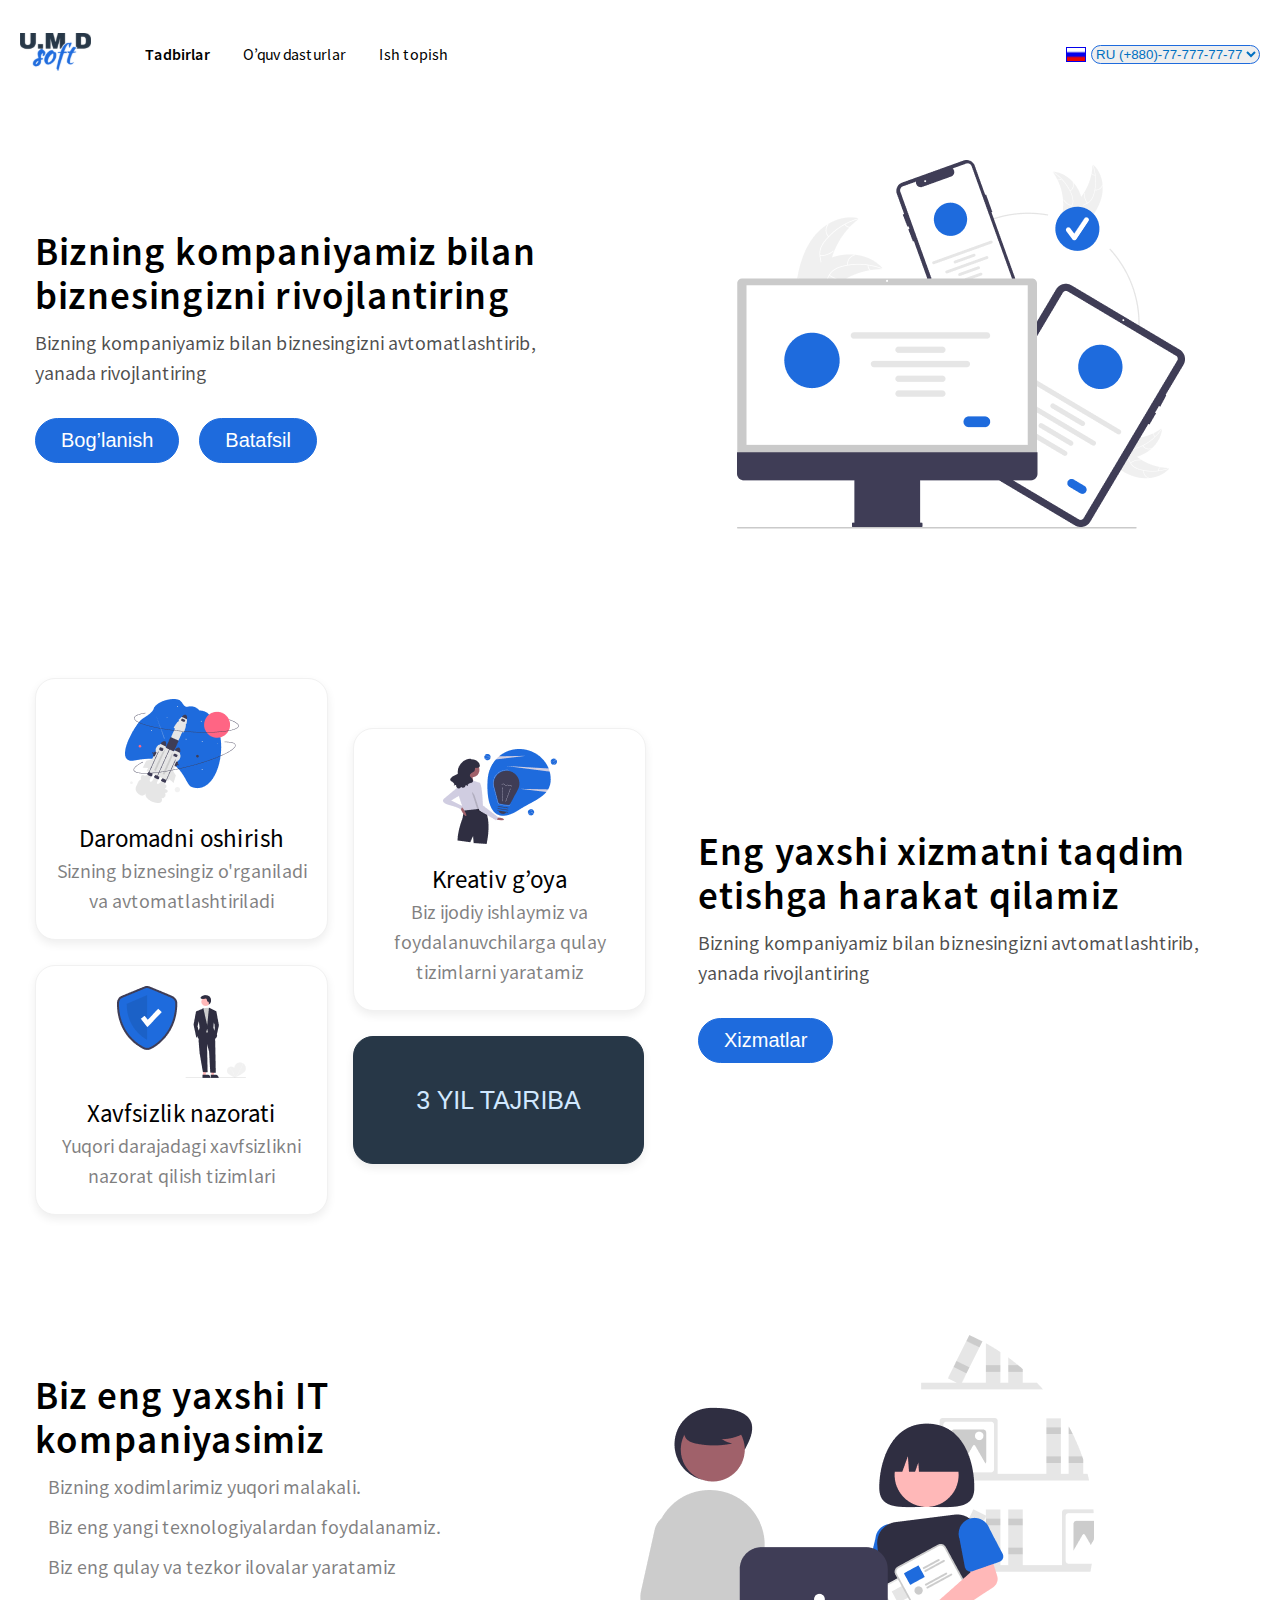
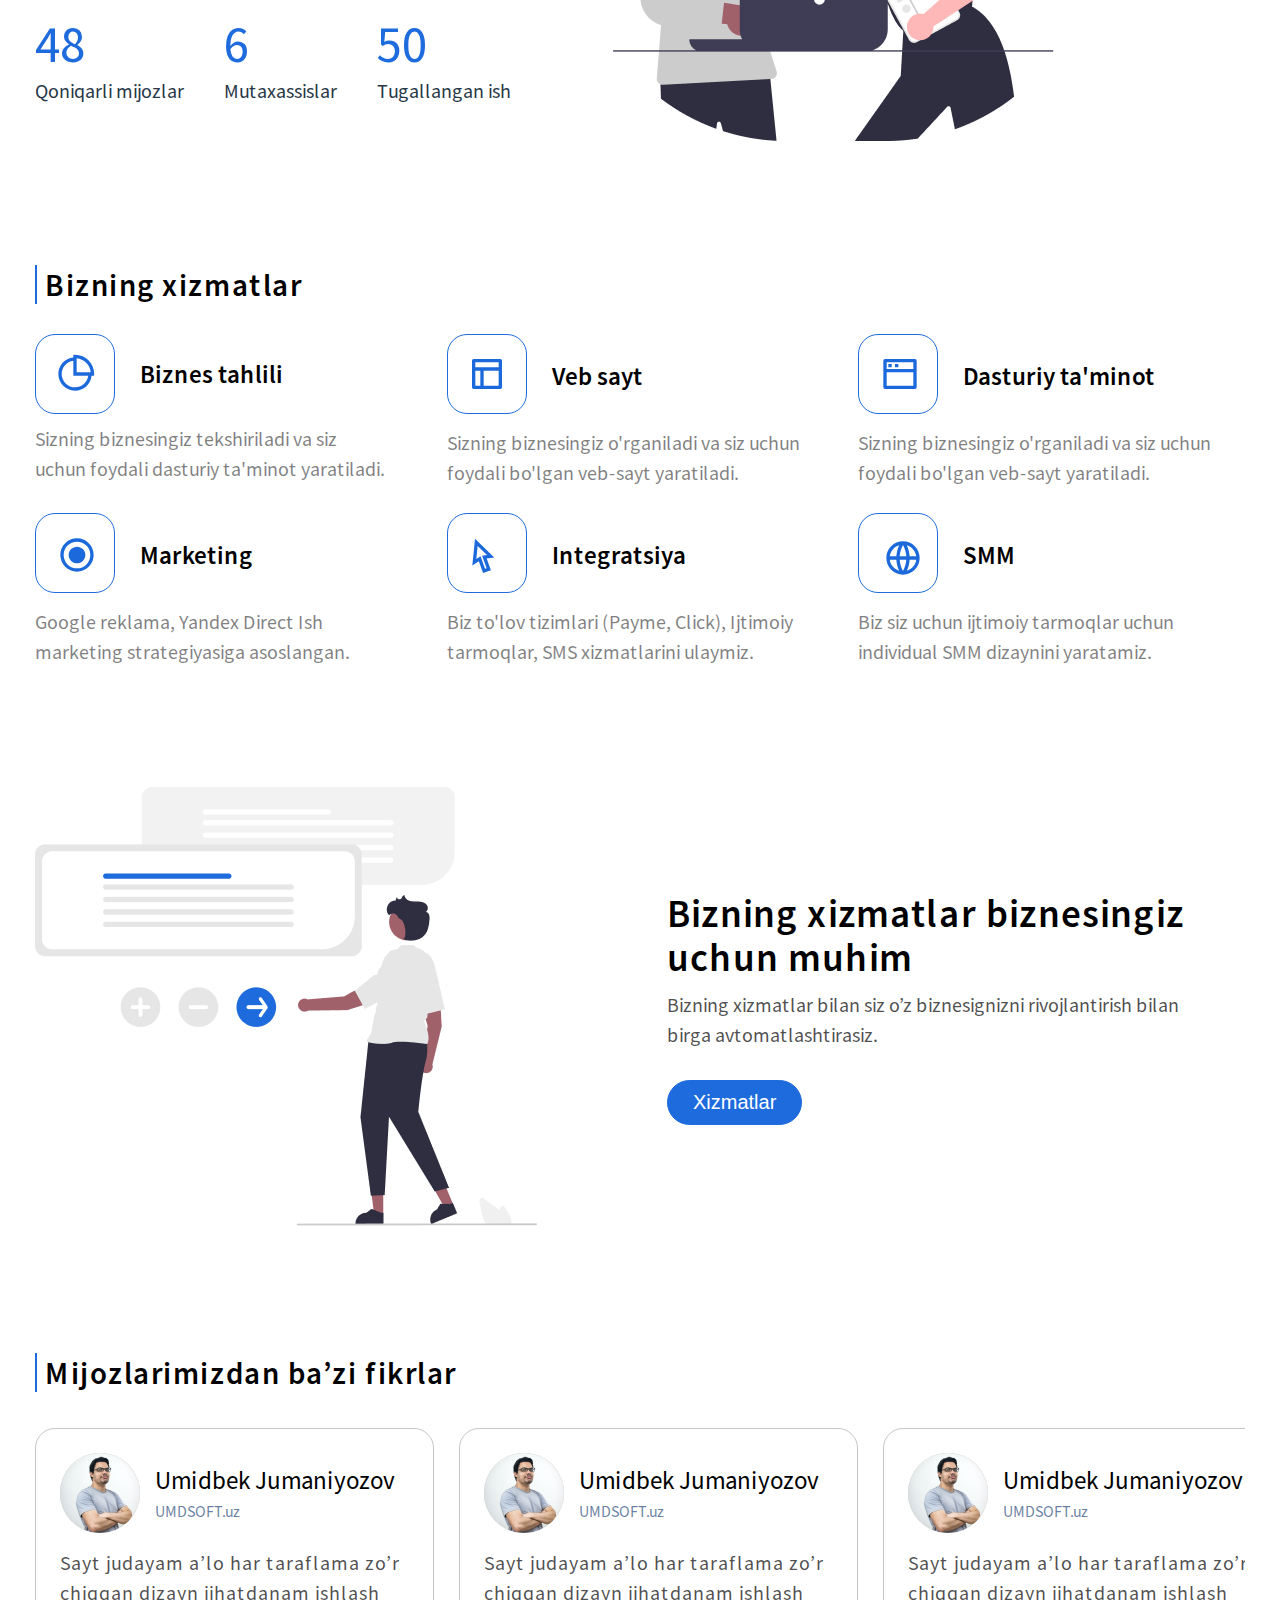
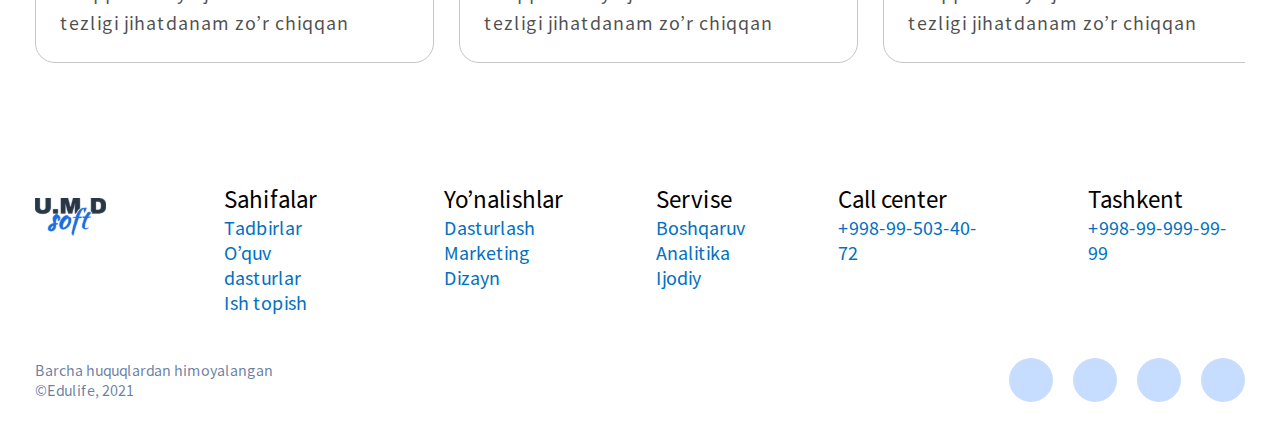
<file: index.html>
<!DOCTYPE html>
<html lang="en">
<head>
    <meta charset="UTF-8">
    <meta http-equiv="X-UA-Compatible" content="IE=edge">
    <meta name="viewport" content="width=device-width, initial-scale=1.0">
    <link rel="stylesheet" href="https://cdnjs.cloudflare.com/ajax/libs/font-awesome/6.2.0/css/all.min.css" integrity="sha512-xh6O/CkQoPOWDdYTDqeRdPCVd1SpvCA9XXcUnZS2FmJNp1coAFzvtCN9BmamE+4aHK8yyUHUSCcJHgXloTyT2A==" crossorigin="anonymous" referrerpolicy="no-referrer" />
    <link rel="stylesheet" href="css/style.css">
    <title>Document</title>
</head>
<body>
    <header id="header">
        <nav class="header__nav nav">
            <div class="container nav__container">
                <div class="header__nav-left nav__left">
                    <a href="#!" class="header__nav-logo nav__logo"><img src="image/logo.svg" alt=""></a>
                    <ul class="header__nav-list nav__list">
                        <li class="header__nav-item nav__item">
                            <a href="#!" class="header__nav-link nav__link">Tadbirlar</a>
                            <a href="pages/about.html" class="header__nav-links nav__links">O’quv dasturlar</a>
                            <a href="#!" class="header__nav-links nav__links">Ish topish</a>
                        </li>
                    </ul>
                </div>
                <a href="#!" class="header__nav-right nav__right">
                    <form action="" class="nav__right-item">
                        <img src="image/Russion.svg" alt="">
                        <select name="" id="">
                            <option value=""> 
                                <span class="nav__right-ru">
                                RU 
                                <span class="nav__right-nober">(+880)-77-777-77-77</span>
                            </span> 
                            </option>
                            <option value=""> <span class="nav__right-ru">
                                UZB <span class="nav__right-nober">+998-99-503-40-72</span></span> 
                            </option>
                        </select>
                    </form>
                </a>
            </div>
        </nav>
        <div class="header__content content">
            <div class="container header__container">
                <div class="header__content-left left__right">
                    <p class="header__content-txt txt">Bizning kompaniyamiz bilan biznesingizni rivojlantiring</p>
                    <p class="header__content-text text">
                        Bizning kompaniyamiz bilan biznesingizni avtomatlashtirib, yanada rivojlantiring
                    </p>
                    <div class="header__content-btns">
                        <button class="header__content-btn btn">Bog’lanish</button>
                        <button class="header__content-btn btn">Batafsil</button>
                    </div>
                </div>
                <div class="header__content-right">
                    <img src="image/tegnology.png" alt="">
                </div>
            </div>
        </div>
    </header>
    <main>
        <section id="info">
            <div class="container info__container">
                <div class="info__left-cards">
                    <div class="info__left-cosmo">
                        <div class="info__left-card one">
                            <img src="image/cosmo.png" alt="">
                            <p class="info__left-title title">Daromadni oshirish</p>
                            <p class="info__left-txt card__txt">Sizning biznesingiz o'rganiladi va avtomatlashtiriladi</p>
                        </div>
                        <div class="info__left-card">
                            <img src="image/man.png" alt="">
                            <p class="info__left-title title">Xavfsizlik nazorati</p>
                            <p class="info__left-txt card__txt">Yuqori darajadagi xavfsizlikni nazorat qilish tizimlari</p>
                        </div>
                    </div>
                    <div class="info__left-lamp">
                    <div class="info__left-card three">
                        <img src="image/lamp.png" alt="">
                        <p class="info__left-title title">Kreativ g’oya</p>
                        <p class="info__left-txt card__txt">
                            Biz ijodiy ishlaymiz va foydalanuvchilarga qulay tizimlarni yaratamiz
                        </p>
                    </div>
                    <button class="info__left-btn">3 yil tajriba</button>
                    </div>
                </div>




                <div class="info__right">
                    <p class="info__right-txt txt">Eng yaxshi xizmatni taqdim etishga harakat qilamiz</p>
                    <p class="info__right-text text">
                        Bizning kompaniyamiz bilan biznesingizni avtomatlashtirib, yanada rivojlantiring
                    </p>
                    <button class="info__right-btn btn">Xizmatlar</button>
                </div>
            </div>
            <div class="it">
                <div class="container it__container">
                    <div class="it__left">
                        <p class="it__left-txt txt">Biz eng yaxshi IT kompaniyasimiz</p>
                        <p class="it__left-text card__txt">
                            <i class="fa-sharp fa-solid fa-check"></i> Bizning xodimlarimiz yuqori malakali.
                        </p>
                        <p class="it__left-text card__txt"> 
                            <i class="fa-sharp fa-solid fa-check"></i> Biz eng yangi texnologiyalardan foydalanamiz.
                        </p>
                        <p class="it__left-text card__txt"> 
                            <i class="fa-sharp fa-solid fa-check"></i> Biz eng qulay va tezkor ilovalar yaratamiz
                        </p>
                        <div class="it__left-comments">
                            <div class="it__left-comment">
                                <span class="left__thigh">48</span> <i class="fa-solid fa-plus thigh__icon"></i>
                                <p class="left__comment-txt card__txt">Qoniqarli mijozlar</p>
                            </div>
                            <div class="it__left-comment">
                                <span class="left__thigh">6</span> <i class="fa-solid fa-plus thigh__icon"></i>
                                <p class="left__comment-txt card__txt">Mutaxassislar</p>
                            </div>
                            <div class="it__left-comment">
                                <span class="left__thigh">50</span> <i class="fa-solid fa-plus thigh__icon"></i>
                                <p class="left__comment-txt card__txt">Tugallangan ish</p>
                            </div>
                        </div>
                    </div>
                    <div class="it__right">
                        <img src="image/workers.png" alt="">
                    </div>
                </div>
            </div>
            <div class="marketing">
                <div class="container">
                    <div class="marketing__content">
                        <div class="marketing__content-top top">
                            <p class="marketing__content-subtitle subtitle">Bizning xizmatlar</p>
                        </div>
                    </div>
                    <div class="marketing__bottom">
                        <div class="marketing__bottom-card">
                            <div class="marketing__bottom-info">
                                <img src="image/simple.svg" alt="">
                                <p class="marketing__subtitle">Biznes tahlili</p>
                            </div>
                            <p class="marketing__bottom-txt card__txt">
                                Sizning biznesingiz tekshiriladi va siz uchun foydali dasturiy ta'minot yaratiladi.
                            </p>
                        </div>
                        <div class="marketing__bottom-card">
                            <div class="marketing__bottom-info">
                                    <div class="marketing__bottom-image">
                                        <img src="image/border.svg" alt="">
                                        <img src="image/web site.svg" alt="" class="marketing__bottom-img">
                                    </div>
                                    <p class="marketing__subtitle">Veb sayt</p>
                            </div>
                            <p class="marketing__bottom-txt card__txt">
                                    Sizning biznesingiz o'rganiladi va siz uchun foydali bo'lgan veb-sayt yaratiladi.
                            </p>
                        </div>
                        <div class="marketing__bottom-card">
                            <div class="marketing__bottom-info">
                                <div class="marketing__bottom-image">
                                    <img src="image/border.svg" alt="">
                                    <img src="image/web.svg" alt="" class="marketing__bottom-img">
                                </div>
                                <p class="marketing__subtitle">Dasturiy ta'minot</p>
                            </div>
                            <p class="marketing__bottom-txt card__txt">
                                Sizning biznesingiz o'rganiladi va siz uchun foydali bo'lgan veb-sayt yaratiladi.
                            </p>
                        </div>
                        <div class="marketing__bottom-card">
                            <div class="marketing__bottom-info">
                                <div class="marketing__bottom-image">
                                    <img src="image/border.svg" alt="">
                                    <img src="image/marketing.svg" alt="" class="marketing__bottom-img">
                                </div>
                                <p class="marketing__subtitle">Marketing</p>
                            </div>
                            <p class="marketing__bottom-txt card__txt">
                                Google reklama, Yandex Direct Ish  marketing strategiyasiga asoslangan.
                            </p>
                        </div>
                        <div class="marketing__bottom-card">
                            <div class="marketing__bottom-info">
                                <div class="marketing__bottom-image">
                                    <img src="image/border.svg" alt="">
                                    <img src="image/integratsiya.svg" alt="" class="marketing__bottom-img">
                                </div>
                                <p class="marketing__subtitle">Integratsiya</p>
                            </div>
                            <p class="marketing__bottom-txt card__txt">
                                Biz to'lov tizimlari (Payme, Click), Ijtimoiy tarmoqlar, SMS xizmatlarini ulaymiz.
                            </p>
                        </div>
                        <div class="marketing__bottom-card">
                            <div class="marketing__bottom-info">
                                <div class="marketing__bottom-image">
                                    <img src="image/border.svg" alt="">
                                    <img src="image/smm.svg" alt="" class="marketing__bottom-img">
                                </div>
                                <p class="marketing__subtitle">SMM</p>
                            </div>
                            <p class="marketing__bottom-txt card__txt">
                                Biz siz uchun ijtimoiy tarmoqlar uchun individual SMM dizaynini yaratamiz.
                            </p>
                        </div>
                    </div>
                </div>
            </div>
            <div class="servise">
                <div class="container">
                    <div class="servise__content">
                        <div class="servise__content-left">
                            <img src="image/info.png" alt="">
                        </div>
                        <div class="servise__content-right">
                            <p class="servise__content-txt txt">Bizning xizmatlar biznesingiz uchun muhim</p>
                            <p class="servise__content-text text">
                                Bizning xizmatlar bilan siz o’z biznesignizni rivojlantirish bilan birga avtomatlashtirasiz.
                            </p>
                            <button class="servise__content-btn btn">Xizmatlar</button>
                        </div>
                    </div>
                </div>
            </div>
            <div class="umd">
                <div class="container">
                    <div class="umd__content">
                        <div class="umd__content-top top">
                            <p class="umd__content-subtitle subtitle">Mijozlarimizdan ba’zi fikrlar</p>
                            <div class="top__icon">
                                <i class="fa-solid fa-circle-chevron-left fa-4x top__icon-left"></i>
                                <i class="fa-solid fa-circle-chevron-right fa-4x top__icon-right"></i>
                            </div>
                        </div>
                        <div class="umd__content-cards">
                            <div class="umd__content-card">
                                <a href="#!" class="umd__content-comments">
                                    <img src="image/white man.svg" alt="">
                                    <div class="umd__comment">
                                        <p class="umd__content-title title">Umidbek Jumaniyozov</p>
                                        <p class="umd__content-cmt cmt">UMDSOFT.uz</p>
                                    </div>
                                </a>
                                <a href="#!" class="umd__content-comment">
                                    <p class="umd__content-text text">
                                        Sayt judayam a’lo har taraflama zo’r chiqqan dizayn jihatdanam ishlash tezligi jihatdanam zo’r chiqqan
                                    </p>
                                </a>
                            </div>
                            <div class="umd__content-card">
                                <a href="#!" class="umd__content-comments">
                                    <img src="image/white man.svg" alt="">
                                    <div class="umd__comment">
                                        <p class="umd__content-title title">Umidbek Jumaniyozov</p>
                                        <p class="umd__content-cmt cmt">UMDSOFT.uz</p>
                                    </div>
                                </a>
                                <a href="#!" class="umd__content-comment">
                                    <p class="umd__content-text text">
                                        Sayt judayam a’lo har taraflama zo’r chiqqan dizayn jihatdanam ishlash tezligi jihatdanam zo’r chiqqan
                                    </p>
                                </a>
                            </div>
                            <div class="umd__content-card">
                                <a href="#!" class="umd__content-comments">
                                    <img src="image/white man.svg" alt="">
                                    <div class="umd__comment">
                                        <p class="umd__content-title title">Umidbek Jumaniyozov</p>
                                        <p class="umd__content-cmt cmt">UMDSOFT.uz</p>
                                    </div>
                                </a>
                                <a href="#!" class="umd__content-comment">
                                    <p class="umd__content-text text">
                                        Sayt judayam a’lo har taraflama zo’r chiqqan dizayn jihatdanam ishlash tezligi jihatdanam zo’r chiqqan
                                    </p>
                                </a>
                            </div>
                            <div class="umd__content-card ">
                                <a href="#!" class="umd__content-comments">
                                    <img src="image/white man.svg" alt="">
                                    <div class="umd__comment">
                                        <p class="umd__content-title title">Farrux Bozorboyev</p>
                                        <p class="umd__content-cmt cmt">Edulife.uz</p>
                                    </div>
                                </a>
                                <a href="#!" class="umd__content-comment">
                                    <p class="umd__content-text text">
                                        Sayt judayam a’lo har taraflama zo’r chiqqan dizayn jihatdanam ishlash tezligi jihatdanam zo’r chiqqan
                                    </p>
                                </a>
                            </div>
                            <div class="umd__content-card">
                                <a href="#!" class="umd__content-comments">
                                    <img src="image/white man.svg" alt="">
                                    <div class="umd__comment">
                                        <p class="umd__content-title title">Farrux Bozorboyev</p>
                                        <p class="umd__content-cmt cmt">site.domen</p>
                                    </div>
                                </a>
                                <a href="#!" class="umd__content-comment">
                                    <p class="umd__content-text text">
                                        Sayt judayam a’lo har taraflama zo’r chiqqan dizayn jihatdanam ishlash tezligi jihatdanam zo’r chiqqan
                                    </p>
                                </a>
                            </div>
                        </div>
                    </div>
                </div>
            </div>
        </section>
    </main>
    <footer id="footer">
        <div class="container">
            <div class="footer__content footer">
                <img src="image/logo.svg" alt="" class="footer__content-logo footer__logo">
                <div class="footer__content-servise footer__servis">
                    <ul class="footer__content-list footer__list">
                        <li class="footer__content-item footer__item">
                            <a href="#!" class="footer__content-link footer__link">Sahifalar</a>
                        </li>
                        <li class="footer__content-item footer__item">
                            <a href="#!" class="footer__content-links footer__links">Tadbirlar</a>
                        </li>
                        <li class="footer__content-item footer__item">
                            <a href="#!" class="footer__content-links footer__links">O’quv dasturlar</a>
                        </li>
                        <li class="footer__content-item footer__item">
                            <a href="#!" class="footer__content-links footer__links">Ish topish</a>
                        </li>
                    </ul>
                    <ul class="footer__content-list footer__list">
                        <li class="footer__content-item footer__item">
                            <a href="#!" class="footer__content-link footer__link">Yo’nalishlar</a>
                        </li>
                        <li class="footer__content-item footer__item">
                            <a href="#!" class="footer__content-links footer__links">Dasturlash</a>
                        </li>
                        <li class="footer__content-item footer__item">
                            <a href="#!" class="footer__content-links footer__links">Marketing</a>
                        </li>
                        <li class="footer__content-item footer__item">
                            <a href="#!" class="footer__content-links footer__links">Dizayn</a>
                        </li>
                    </ul>
                    <ul class="footer__content-list footer__list">
                        <li class="footer__content-item footer__item">
                            <a href="#!" class="footer__content-link footer__link">Servise</a>
                        </li>
                        <li class="footer__content-item footer__item">
                            <a href="#!" class="footer__content-links footer__links">Boshqaruv</a>
                        </li>
                        <li class="footer__content-item footer__item">
                            <a href="#!" class="footer__content-links footer__links">Analitika</a>
                        </li>
                        <li class="footer__content-item footer__item">
                            <a href="#!" class="footer__content-links footer__links">Ijodiy</a>
                        </li>
                    </ul>
                    <ul class="footer__content-list footer__list">
                        <li class="footer__content-item footer__item">
                            <a href="#!" class="footer__content-link footer__link">Call center</a>
                        </li>
                        <li class="footer__content-item footer__item">
                            <a href="#!" class="footer__content-links footer__links">+998-99-503-40-72</a>
                        </li>
                    </ul>
                    <ul class="footer__content-list footer__list">
                        <li class="footer__content-item footer__item">
                            <a href="#!" class="footer__content-link footer__link">Tashkent</a>
                        </li>
                        <li class="footer__content-item footer__item">
                            <a href="#!" class="footer__content-links footer__links">+998-99-999-99-99</a>
                        </li>
                    </ul>
                </div>
            </div>
            <div class="footer__nav">
                <a href="#!" class="footer__nav-left">
                    <p class="footer__nav-cmt cmt">Barcha huquqlardan himoyalangan</p>
                    <p class="footer__nav-cmt cmt">&copy;Edulife, 2021</p>
                </a>
                <div class="footer__nav-right">
                    <i class="fa-brands fa-instagram "></i>
                    <i class="fa-brands fa-facebook"></i>
                    <i class="fa-brands fa-telegram"></i>
                    <i class="fa-brands fa-youtube"></i>
                </div>
            </div>
        </div>
    </footer>
</body>
</html>
</file>
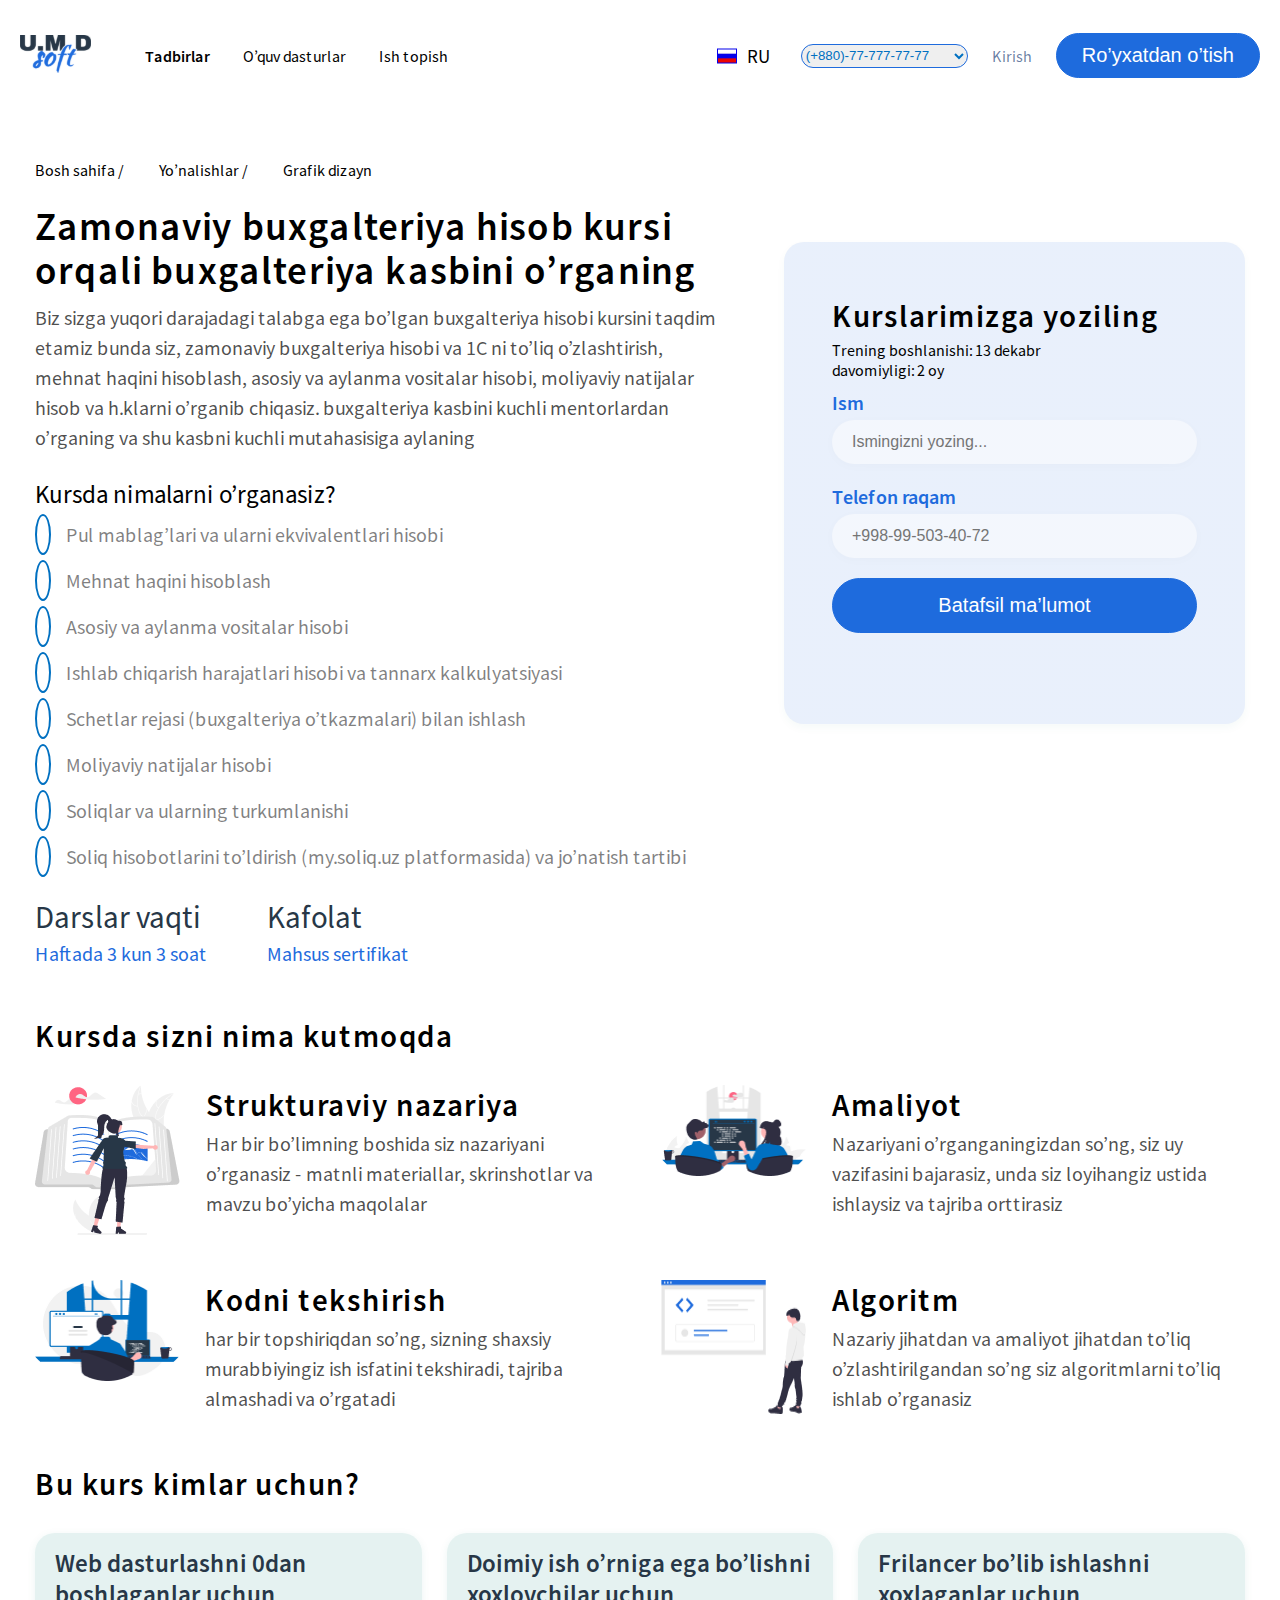
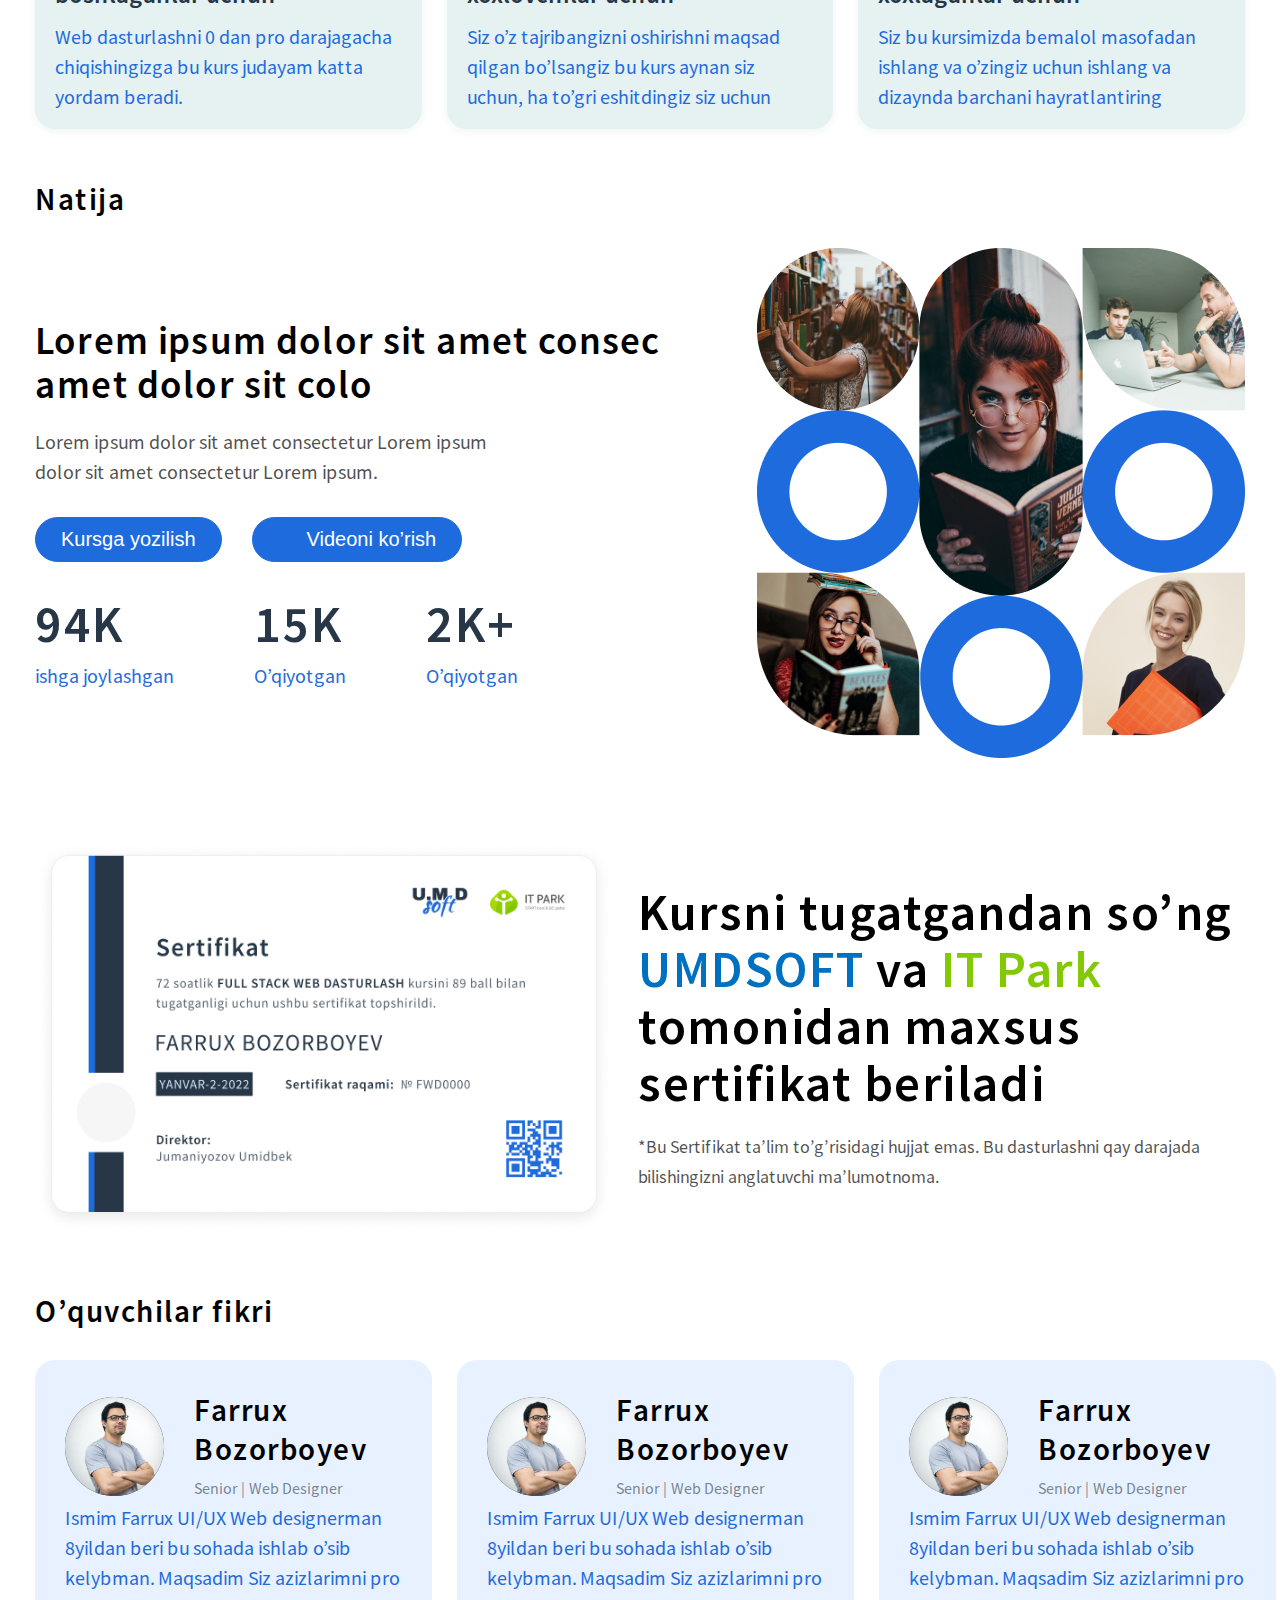
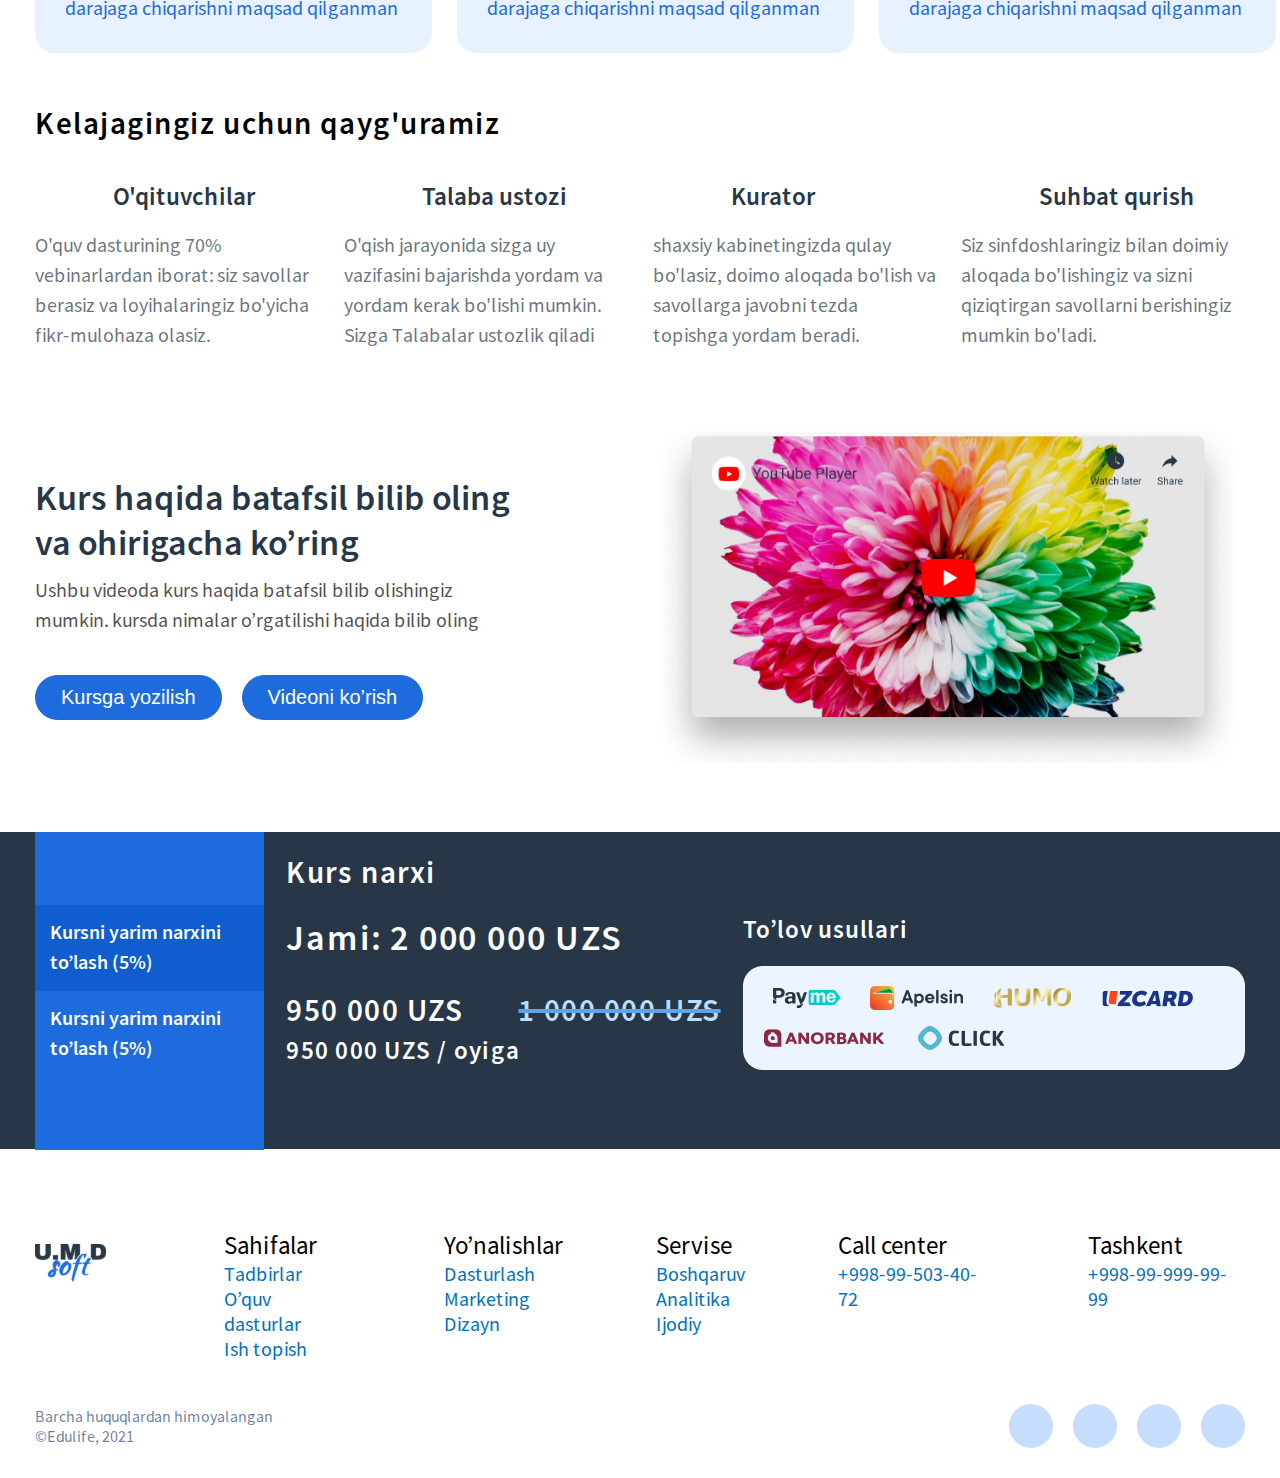
<file: pages/about.html>
<!DOCTYPE html>
<html lang="en">
<head>
    <meta charset="UTF-8">
    <meta http-equiv="X-UA-Compatible" content="IE=edge">
    <meta name="viewport" content="width=device-width, initial-scale=1.0">
    <link rel="stylesheet" href="https://cdnjs.cloudflare.com/ajax/libs/font-awesome/6.2.0/css/all.min.css" integrity="sha512-xh6O/CkQoPOWDdYTDqeRdPCVd1SpvCA9XXcUnZS2FmJNp1coAFzvtCN9BmamE+4aHK8yyUHUSCcJHgXloTyT2A==" crossorigin="anonymous" referrerpolicy="no-referrer" />
    <link rel="stylesheet" href="../css/style.css">
    <title>Document</title>
</head>
<body>
    <header id="about__header">
        <nav class="about__nav nav">
            <div class="container nav__container">
                <div class="about__nav-left nav__left">
                    <a href="#!" class="header__nav-logo nav__logo"><img src="../image/logo.svg" alt=""></a>
                    <ul class="header__nav-list nav__list">
                        <li class="header__nav-item nav__item">
                            <a href="../index.html" class="header__nav-link nav__link">Tadbirlar</a>
                            <a href="#!" class="header__nav-links nav__links">O’quv dasturlar</a>
                            <a href="#!" class="header__nav-links nav__links">Ish topish</a>
                        </li>
                    </ul>
                </div>
                <div class="about__nav-right nav__right">
                    <form action="" class="nav__right-item">
                        <img src="../image/Russion.svg" alt="">
                        <span class="nav__right-ru">RU</span> 
                        <select name="" id="">
                            <option value=""> 
                                <span class="nav__right-nober">(+880)-77-777-77-77</span>
                            </option>
                            <option value=""> <span class="nav__right-ru">UZB</span> 
                             <span class="nav__right-nober">+998-99-503-40-72</span>
                            </option>
                        </select>
                    </form>
                    <a href="#!" id="regitradion" class="about__cmt cmt">Kirish</a>
                    <button class="about__btn btn">Ro’yxatdan o’tish</button>
                </div>
            </div>
        </nav>
        <div class="about__content content">
            <div class="container about__container">
                <div class="about__content-left about__left">
                    <ul class="about__content-list nav__list list">
                        <li class="about__content-item nav__item item">
                            <a href="#!" class="about__content-link nav__links">Bosh sahifa /</a>
                        </li>
                        <li class="about__content-item nav__item">
                            <a href="#!" class="about__content-link nav__links">Yo’nalishlar /</a>
                        </li>
                        <li class="about__content-item nav__item">
                            <a href="#!" class="about__content-link nav__links">Grafik dizayn</a>
                        </li>
                    </ul>
                    <div class="about__left-modern">
                        <p class="about__left-txt txt">
                            Zamonaviy buxgalteriya hisob kursi orqali buxgalteriya kasbini o’rganing
                        </p>
                        <p class="about__left-text text">
                            Biz sizga yuqori darajadagi talabga ega bo’lgan buxgalteriya hisobi kursini taqdim etamiz bunda siz, zamonaviy buxgalteriya hisobi va 1C ni to’liq o’zlashtirish, mehnat haqini hisoblash, asosiy va aylanma vositalar hisobi, moliyaviy natijalar hisob va h.klarni o’rganib chiqasiz. buxgalteriya kasbini kuchli mentorlardan o’rganing va shu kasbni kuchli mutahasisiga aylaning 
                        </p>
                        <div class="about__left-learn">
                            <p class="about__left-title title">Kursda nimalarni o’rganasiz?</p>
                            <p class="about__left-card card__txt"> 
                                <i class="fa-sharp fa-solid fa-check about__icon"></i> 
                                Pul mablag’lari va ularni ekvivalentlari hisobi
                            </p>
                            <p class="about__left-card card__txt"> 
                                <i class="fa-sharp fa-solid fa-check about__icon"></i> 
                                Mehnat haqini hisoblash
                            </p>
                            <p class="about__left-card card__txt"> 
                                <i class="fa-sharp fa-solid fa-check about__icon"></i> 
                                Asosiy va aylanma vositalar hisobi
                            </p>
                            <p class="about__left-card card__txt"> 
                                <i class="fa-sharp fa-solid fa-check about__icon"></i> 
                                Ishlab chiqarish harajatlari hisobi va tannarx kalkulyatsiyasi
                            </p>
                            <p class="about__left-card card__txt"> 
                                <i class="fa-sharp fa-solid fa-check about__icon"></i> 
                                Schetlar rejasi (buxgalteriya o’tkazmalari) bilan ishlash
                            </p>
                            <p class="about__left-card card__txt"> 
                                <i class="fa-sharp fa-solid fa-check about__icon"></i> 
                                Moliyaviy natijalar hisobi
                            </p>
                            <p class="about__left-card card__txt"> 
                                <i class="fa-sharp fa-solid fa-check about__icon"></i> 
                                Soliqlar va ularning turkumlanishi 
                            </p>
                            <p class="about__left-card card__txt"> 
                                <i class="fa-sharp fa-solid fa-check about__icon"></i> 
                                Soliq hisobotlarini to’ldirish (my.soliq.uz platformasida) va jo’natish tartibi
                            </p>
                        </div>
                        <div class="about__left-time">
                            <div class="about__time">
                                <p class="about__left-subtitle time__title">
                                    Darslar vaqti
                                </p>
                                <a href="#!" class="about__left-links time__links">Haftada 3 kun 3 soat </a>
                            </div>

                            <div class="about__time">
                                <p class="about__left-subtitle time__title">
                                    Kafolat
                                </p>
                                <a href="#!" class="about__left-links time__links">Mahsus sertifikat</a>
                            </div>

                        </div>
                    </div>
                </div>
                <div class="abut__content-right">
                    <div class="about__top">
                        <p class="about__top-subtitle subtitle">Kurslarimizga yoziling</p>
                        <div class="about__top-trening trening">
                            Trening boshlanishi: <span class="about__top-links nav__links">13 dekabr</span> 
                            davomiyligi: 2 oy  
                        </div>
                    </div>
                    <div class="about__bottom">
                        <form action="" class="about__bottom-items">
                            <p class="about__bottom-link">Ism</p>
                            <input type="search" placeholder="Ismingizni yozing..." class="about__bottom-inp">

                            <p class="about__bottom-link">Telefon raqam</p>
                            <input type="search" placeholder="+998-99-503-40-72" class="about__bottom-inp">
                            <button class="about__bottom-btn btn">Batafsil ma’lumot</button>
                        </form>
                    </div>
                </div>
            </div>
        </div>
    </header>
    <main>
        <section id="algoritm">
            <div class="container">
                <div class="algoritm__content">
                    <p class="algoritm__subtitle subtitle">Kursda sizni nima kutmoqda</p>
                    <div class="algoritm__comments">
                        <div class="algoritm__comment">
                            <img src="../image/strukturaviy.png" alt="">
                            <a href="#!" class="algoritm__comment-link">
                                <p class="algoritm__comment-subtitle subtitle">Strukturaviy nazariya</p>
                                <p class="algoritm__comment-text text">
                                    Har bir bo’limning boshida siz nazariyani o’rganasiz - matnli materiallar, skrinshotlar va mavzu bo’yicha maqolalar
                                </p>
                            </a>
                        </div>
                        <div class="algoritm__comment">
                            <img src="../image/amaliyot.png" alt="">
                            <a href="#!" class="algoritm__comment-link">
                                <p class="algoritm__comment-subtitle subtitle">Amaliyot</p>
                                <p class="algoritm__comment-text text">
                                    Nazariyani o’rganganingizdan so’ng, siz uy vazifasini bajarasiz, unda siz loyihangiz ustida ishlaysiz va tajriba orttirasiz
                                </p>
                            </a>
                        </div>
                        <div class="algoritm__comment">
                            <img src="../image/tekshirish.png" alt="">
                            <a href="#!" class="algoritm__comment-link">
                                <p class="algoritm__comment-subtitle subtitle">Kodni tekshirish</p>
                                <p class="algoritm__comment-text text">
                                    har bir topshiriqdan so’ng, sizning shaxsiy murabbiyingiz ish isfatini tekshiradi, tajriba almashadi va o’rgatadi
                                </p>
                            </a>
                        </div>
                        <div class="algoritm__comment">
                            <img src="../image/algoritm.png" alt="">
                            <a href="#!" class="algoritm__comment-link">
                                <p class="algoritm__comment-subtitle subtitle">Algoritm</p>
                                <p class="algoritm__comment-text text">
                                    Nazariy jihatdan va amaliyot jihatdan to’liq o’zlashtirilgandan so’ng siz algoritmlarni to’liq ishlab o’rganasiz
                                </p>
                            </a>
                        </div>
                    </div>
                </div>
                <div class="this">
                    <p class="this__subtitle subtitle">Bu kurs kimlar uchun?</p>
                    <div class="this__cards">
                        <div class="this__card">
                            <p class="this__card-title this__title">Web dasturlashni 0dan boshlaganlar uchun</p>
                            <p class="this__card-text this__text">
                                Web dasturlashni 0 dan pro darajagacha chiqishingizga bu kurs judayam katta yordam beradi.
                            </p>
                        </div>
                        <div class="this__card">
                            <p class="this__card-title this__title">
                                Doimiy ish o’rniga ega bo’lishni xoxlovchilar uchun
                            </p>
                            <p class="this__card-text this__text">
                                Siz o’z tajribangizni oshirishni maqsad qilgan bo’lsangiz bu kurs aynan siz uchun, ha to’gri eshitdingiz  siz uchun
                            </p>
                        </div>
                        <div class="this__card">
                            <p class="this__card-title this__title">Frilancer bo’lib ishlashni xoxlaganlar uchun</p>
                            <p class="this__card-text this__text">
                                Siz bu kursimizda bemalol masofadan ishlang va o’zingiz uchun ishlang va dizaynda barchani hayratlantiring
                            </p>
                        </div>
                    </div>
                </div>
                <p class="algoritm__subtitle subtitle">Natija</p>
                <div class="result">
                    <div class="result__left">
                        <p class="result__left-txt txt">Lorem ipsum dolor sit amet consec amet dolor sit colo</p>
                        <p class="result__left-text text">
                            Lorem ipsum dolor sit amet consectetur Lorem ipsum dolor sit amet consectetur Lorem ipsum.
                        </p>
                        <div class="result__left-btns">
                            <button class="result__left-btn btn">Kursga yozilish</button>
                            <button class="result__left-btn btn"> 
                                <i class="fa-solid fa-play"></i> Videoni ko’rish
                            </button>
                        </div>
                        <div class="result__left-comments">
                            <a href="#!" class="result__left-comment">
                                <p class="result__left-cmt">94K</p>
                                <p class="result__left-comt this__text">ishga joylashgan</p>
                            </a>
                            <a href="#!" class="result__left-comment">
                                <p class="result__left-cmt">15K</p>
                                <p class="result__left-comt this__text">O’qiyotgan</p>
                            </a>
                            <a href="#!" class="result__left-comment">
                                <p class="result__left-cmt">2K+</p>
                                <p class="result__left-comt this__text">O’qiyotgan</p>
                            </a>
                        </div>
                    </div>
                    <div class="result__right">
                        <img src="../image/result image.png" alt="">
                    </div>
                </div>
            </div>
        </section>
        <section id="itpark">
            <div class="container">
                <div class="itpark__content">
                    <div class="itpark__left">
                        <img src="../image/sertifikat.png" alt="">
                    </div>
                    <div class="itpark__right">
                        <p class="itpark__right-soft soft">
                            Kursni tugatgandan so’ng 
                            <span class="umdsoft">UMDSOFT</span>  
                            va 
                            <span class="IT__Park">IT Park</span> 
                            tomonidan maxsus sertifikat beriladi
                        </p>
                        <p class="itpark__right-text text">
                            *Bu Sertifikat ta’lim to’g’risidagi hujjat emas. Bu dasturlashni qay darajada bilishingizni anglatuvchi  ma’lumotnoma.
                        </p>
                    </div>
                </div>
            </div>
        </section>
        <section id="studets">
            <div class="container">
                <div class="studets__content">
                    <div class="students__content-top">
                        <p class="studets__top-subtitle subtitle">O’quvchilar fikri</p>
                        <div class="students__content-icon">
                            <i class="fa-solid fa-circle-chevron-left fa-4x top__icon-left"></i>
                            <i class="fa-solid fa-circle-chevron-right fa-4x top__icon-left"></i>
                        </div>
                    </div>
                    <div class="students__content-cards">
                        <div class="students__content-card">
                            <div class="students__content-comments">
                                <img src="../image/senior.svg" alt="">
                                <a href="#!" class="students__content-comment">
                                    <p class="students__comment-subtitle subtitle">Farrux Bozorboyev</p>
                                    <p class="students__comment-text text">Senior | Web Designer</p>
                                </a>
                            </div>
                            <p class="students__content-text this__text">
                                Ismim Farrux UI/UX Web designerman 8yildan beri bu sohada ishlab o’sib kelybman. Maqsadim Siz azizlarimni pro darajaga chiqarishni maqsad qilganman
                            </p>
                        </div>
                        <div class="students__content-card">
                            <div class="students__content-comments">
                                <img src="../image/senior.svg" alt="">
                                <a href="#!" class="students__content-comment">
                                    <p class="students__comment-subtitle subtitle">Farrux Bozorboyev</p>
                                    <p class="students__comment-text text">Senior | Web Designer</p>
                                </a>
                            </div>
                            <p class="students__content-text this__text">
                                Ismim Farrux UI/UX Web designerman 8yildan beri bu sohada ishlab o’sib kelybman. Maqsadim Siz azizlarimni pro darajaga chiqarishni maqsad qilganman
                            </p>
                        </div>
                        <div class="students__content-card">
                            <div class="students__content-comments">
                                <img src="../image/senior.svg" alt="">
                                <a href="#!" class="students__content-comment">
                                    <p class="students__comment-subtitle subtitle">Farrux Bozorboyev</p>
                                    <p class="students__comment-text text">Senior | Web Designer</p>
                                </a>
                            </div>
                            <p class="students__content-text this__text">
                                Ismim Farrux UI/UX Web designerman 8yildan beri bu sohada ishlab o’sib kelybman. Maqsadim Siz azizlarimni pro darajaga chiqarishni maqsad qilganman
                            </p>
                        </div>
                    </div>
                </div>
            </div>
        </section>
        <section id="future">
            <div class="container">
                <div class="future__content">
                    <div class="future__content-top">
                        <div class="future__top">
                            <p class="future__top-subtitle subtitle">Kelajagingiz uchun qayg'uramiz</p>
                            <div class="students__content-icon">
                                <i class="fa-solid fa-circle-chevron-left fa-4x top__icon-left"></i>
                                <i class="fa-solid fa-circle-chevron-right fa-4x top__icon-left"></i>
                            </div>
                        </div>
                        <div class="future__content-footer">
                            <div class="future__footer">
                                <div class="future__footer-comment">
                                    <i class="fa-3x fa-solid fa-user-check future__footer-icon"></i>
                                    <p class="future__footer-cmt marketing__subtitle">O'qituvchilar</p>
                                </div>
                                <p class="future__footer-text text">
                                    O'quv dasturining 70% vebinarlardan iborat: siz savollar berasiz va loyihalaringiz bo'yicha fikr-mulohaza olasiz.
                                </p>
                            </div>
                            <div class="future__footer">
                                <div class="future__footer-comment">
                                    <i class="fa-3x fa-regular fa-message future__footer-icon"></i>
                                    <p class="future__footer-cmt marketing__subtitle">Talaba ustozi</p>
                                </div>
                                <p class="future__footer-text text">
                                    O'qish jarayonida sizga uy vazifasini bajarishda yordam va yordam kerak bo'lishi mumkin. Sizga Talabalar ustozlik qiladi
                                </p>
                            </div>
                            <div class="future__footer">
                                <div class="future__footer-comment">
                                    <i class="fa-3x fa-solid fa-headphones future__footer-icon"></i>
                                    <p class="future__footer-cmt marketing__subtitle">Kurator</p>
                                </div>
                                <p class="future__footer-text text">
                                    shaxsiy kabinetingizda qulay bo'lasiz, doimo aloqada bo'lish va savollarga javobni tezda topishga yordam beradi.
                                </p>
                            </div>
                            <div class="future__footer">
                                <div class="future__footer-comment">
                                    <i class="fa-3x fa-solid fa-user-group future__footer-icon"></i>
                                    <p class="future__footer-cmt marketing__subtitle">Suhbat qurish</p>
                                </div>
                                <p class="future__footer-text text">
                                    Siz sinfdoshlaringiz bilan doimiy aloqada bo'lishingiz va sizni qiziqtirgan savollarni berishingiz mumkin bo'ladi. 
                                </p>
                            </div>
                        </div>
                    </div>
                    <div class="future__content-center">
                        <div class="future__content-video">
                            <p class="future__video-title video__title">
                                Kurs haqida batafsil bilib oling va ohirigacha ko’ring
                            </p>
                            <p class="future__video-text text">
                                Ushbu videoda kurs haqida batafsil bilib olishingiz mumkin. kursda nimalar o’rgatilishi haqida bilib oling
                            </p>
                            <div class="future__video-btns">
                                <button class="future__video-btn btn">Kursga yozilish</button>
                                <button class="future__video-btn btn">
                                    <i class="fa-solid fa-play"></i> Videoni ko’rish
                                </button>
                            </div>
                        </div>
                        <div class="future__content-youtube">
                            <img src="../image/YouTube.png" alt="">
                        </div>
                    </div>
                </div>
            </div>
            <div class="visa">
                <div class="container">
                    <div class="visa__content">
                        <div class="visa__content-left">
                            <div class="visa__left-cards">
                                <div class="visa__left-card">
                                    <p class="visa__left-title visa__title">Kursni yarim narxini to’lash (5%)</p>
                                    <i class="fa-solid fa-angle-right visa__card-icon"></i>
                                </div>
                                <div class="visa__left-card">
                                    <p class="visa__left-title visa__title">Kursni yarim narxini to’lash (5%)</p>
                                    <i class="fa-solid fa-angle-right visa__card-icon"></i>
                                </div>
                            </div>
                            <div class="visa__cash">
                                <p class="visa__cash-subtitle subtitle visa__subtitle">Kurs narxi</p>
                                <p class="visa__cash-subtitle subtitle cash__subtitle">Jami: 2 000 000 UZS</p>
                                <div class="visa__cash-footer">
                                    <p class="visa__cash-subtitle subtitle">950 000 UZS</p>
                                    <p class="visa__cash-subtitle subtitle">1 000 000 UZS</p>
                                </div>
                                <p class="visa__cash-subtitle subtitle oyiga">950 000 UZS / oyiga</p>
                            </div>
                            <a href="#!" class="visa__pay">
                                <p class="visa__pay-subtitle">To’lov usullari</p>
                                <img src="../image/visa.png" alt="">
                            </a>
                        </div>
                    </div>
                </div>
            </div>
        </section>
    </main>
    <footer id="footer">
        <div class="container">
            <div class="about__footer-content footer">
                <img src="../image/logo.svg" alt="" class="footer__content-logo footer__logo">
                <div class="footer__content-servise footer__servis">
                    <ul class="footer__content-list footer__list">
                        <li class="footer__content-item footer__item">
                            <a href="#!" class="footer__content-link footer__link">Sahifalar</a>
                        </li>
                        <li class="footer__content-item footer__item">
                            <a href="#!" class="footer__content-links footer__links">Tadbirlar</a>
                        </li>
                        <li class="footer__content-item footer__item">
                            <a href="#!" class="footer__content-links footer__links">O’quv dasturlar</a>
                        </li>
                        <li class="footer__content-item footer__item">
                            <a href="#!" class="footer__content-links footer__links">Ish topish</a>
                        </li>
                    </ul>
                    <ul class="footer__content-list footer__list">
                        <li class="footer__content-item footer__item">
                            <a href="#!" class="footer__content-link footer__link">Yo’nalishlar</a>
                        </li>
                        <li class="footer__content-item footer__item">
                            <a href="#!" class="footer__content-links footer__links">Dasturlash</a>
                        </li>
                        <li class="footer__content-item footer__item">
                            <a href="#!" class="footer__content-links footer__links">Marketing</a>
                        </li>
                        <li class="footer__content-item footer__item">
                            <a href="#!" class="footer__content-links footer__links">Dizayn</a>
                        </li>
                    </ul>
                    <ul class="footer__content-list footer__list">
                        <li class="footer__content-item footer__item">
                            <a href="#!" class="footer__content-link footer__link">Servise</a>
                        </li>
                        <li class="footer__content-item footer__item">
                            <a href="#!" class="footer__content-links footer__links">Boshqaruv</a>
                        </li>
                        <li class="footer__content-item footer__item">
                            <a href="#!" class="footer__content-links footer__links">Analitika</a>
                        </li>
                        <li class="footer__content-item footer__item">
                            <a href="#!" class="footer__content-links footer__links">Ijodiy</a>
                        </li>
                    </ul>
                    <ul class="footer__content-list footer__list">
                        <li class="footer__content-item footer__item">
                            <a href="#!" class="footer__content-link footer__link">Call center</a>
                        </li>
                        <li class="footer__content-item footer__item">
                            <a href="#!" class="footer__content-links footer__links">+998-99-503-40-72</a>
                        </li>
                    </ul>
                    <ul class="footer__content-list footer__list">
                        <li class="footer__content-item footer__item">
                            <a href="#!" class="footer__content-link footer__link">Tashkent</a>
                        </li>
                        <li class="footer__content-item footer__item">
                            <a href="#!" class="footer__content-links footer__links">+998-99-999-99-99</a>
                        </li>
                    </ul>
                </div>
            </div>
            <div class="footer__nav">
                <a href="#!" class="footer__nav-left">
                    <p class="footer__nav-cmt cmt">Barcha huquqlardan himoyalangan</p>
                    <p class="footer__nav-cmt cmt">&copy;Edulife, 2021</p>
                </a>
                <div class="footer__nav-right">
                    <i class="fa-brands fa-instagram "></i>
                    <i class="fa-brands fa-facebook"></i>
                    <i class="fa-brands fa-telegram"></i>
                    <i class="fa-brands fa-youtube"></i>
                </div>
            </div>
        </div>
    </footer>
</body>
</html>
</file>
<file: css/style.css>
@import 'fonts.css';

:root {
    --fonts: 'SourceSansPro';
    --txt: #000;
    --text: rgba(0, 0, 0, 0.7);
    --btn: #1E6BDD;
    --white: #fff;
    --link: #1E6BDD;
    --blue: #1E6BDD;
    --nav-link: #0070C1;
    --soft: #0070C1;
    --icon: #0070C1;
    --nav-item: #000;
    --black: #000;
    --timetitle: #273747;
    --background: #273747;
    --card-txt: rgba(0, 0, 0, 0.5);
}

*::-webkit-scrollbar {
    width: 8px;
}

*::-webkit-scrollbar-thumb {
    background: var(--blue);
    border-radius: 20px;
}

* {
    margin: 0;
    padding: 0;
    box-sizing: border-box;
}

a {
    text-decoration: none;
}

ul {
    list-style: none;
}

body {
    font-family: var(--fonts);
}

.container {
    max-width: 1240px;
    width: 100%;
    padding: 0 15px;
    margin: 0 auto;
}

.btn {
    font-weight: 400;
    font-size: 20px;
    color: var(--white);
    padding: 10px 25px;
    background: var(--btn);
    border: 1px solid var(--btn);
    border-radius: 50px;
    cursor: pointer;
    transition: 500ms;
}

.btn:hover {
    background: var(--white);
    color: var(--btn);
}

/* ==================== header nav start ===================== */

.header__nav {
    position: fixed;
    width: 100%;
    top: 0;
    z-index: 99;
    background: var(--white);
    margin-bottom: 54px;
}

.nav__container {
    padding: 33px 0 39px;
    display: flex;
    justify-content: space-between;
    align-items: center;
}

.nav__left {
    display: flex;
    align-items: center;
}

.nav__logo {
    margin-right: 54px;
}

.nav__link {
    font-weight: 600;
    font-size: 16px;
    padding: 8px 0 6px;
    margin-right: 30px;
    color: var(--nav-item);
    transition: 500ms;
}

.nav__links {
    color: var(--nav-item);
    padding: 8px 0 6px;
    margin-right: 30px;
    transition: 500ms;
}

.nav__link:hover {
    color: var(--nav-link);
}

.nav__links:hover {
    color: var(--nav-link);
}

.nav__right {
    display: flex;
    align-items: center;
    column-gap: 24px;
}

.nav__right-item {
    display: flex;
    column-gap: 5px;
}

.nav__right-item select {
    outline: none;
    color: var(--nav-link);
    border-radius: 20px;
    border: 1px solid var(--blue);
}

.nav__right-ru {
    font-weight: 400;
    font-size: 19px;
    color: var(--black);
    margin: 0 25px 0 5px;
}

/* ==================== header start -------------------- */

#header {
    margin-bottom: 145px;
}

.header__content {
    margin-top: 140px;
}

.header__container {
    margin-top: 40px;
    display: flex;
    align-items: center;
    column-gap: 177px;
}

.header__content-txt {
    width: 503px;
    margin-bottom: 10px;
}

.header__content-text {
    width: 525px;
    margin-bottom: 30px;
}

.header__content-btns {
    display: flex;
    column-gap: 20px;
}

.txt {
    font-weight: 600;
    font-size: 39px;
    line-height: 44px;
    letter-spacing: 0.03em;
    color: var(--txt);
}

.text {
    font-weight: 400;
    font-size: 20px;
    line-height: 30px;
    color: var(--text);
}


/* -------------------- section info start -------------------- */

#info {
    margin-bottom: 120px;
}

.info__container {
    display: flex;
    align-items: center;
    column-gap: 52px;
    margin-bottom: 120px;
}

.info__left-cards {
    display: flex;
    flex-wrap: wrap;
    column-gap: 25px;
}

.info__left-card {
    padding: 20px 20px 23px;
    display: flex;
    flex-direction: column;
    justify-content: center;
    align-items: center;
    background: var(--white);
    border: 1px solid #F1F1F1;
    box-shadow: 0px 4px 10px rgba(0, 0, 0, 0.07);
    border-radius: 20px;
}

.one {
    margin-bottom: 25px;
}

.three {
    margin: 50px 0 25px;
}

.info__left-btn {
    background: #273747;
    border: 1px solid #273747;
    box-shadow: 0px 4px 10px rgba(0, 0, 0, 0.07);
    border-radius: 20px;
    font-weight: 400;
    font-size: 25px;
    text-transform: uppercase;
    color: #D1E8FF;
    cursor: pointer;
    width: 291px;
    height: 128px;
    transition: 500ms;
    margin-bottom: 50px;
}

.info__left-btn:hover {
    box-shadow: 0px 4px 10px rgba(0, 0, 0, 0.07);
    color: #273747;
    background: var(--white);
}

.info__left-title {
    margin: 20px 0 2px;
}

.info__left-txt {
    width: 251px;
    text-align: center;
}

.title {
    font-weight: 400;
    font-size: 25px;
    line-height: 31px;
    color: var(--black);
}

.card__txt {
    font-weight: 400;
    font-size: 20px;
    line-height: 30px;
    color: var(--card-txt);
}

/* ==================== section info right start ==================== */

.info__right-txt {
    width: 538px;
    margin-bottom: 10px;
}

.info__right-text {
    width: 525px;
    margin-bottom: 30px;
}

/* ==================== section it start -------------------- */

.it__container {
    display: flex;
    align-items: center;
    column-gap: 102px;
    margin-bottom: 120px;
}

.it__left-txt {
    width: 300px;
    margin-bottom: 10px;
}

.it__left-text {
    margin-bottom: 10px;
}

.it__left .it__left-text:nth-of-type(4)   {
    margin-bottom: 30px;
}

.it__left i {
    color: var(--icon);
    margin-right: 13px;
}

.it__left-comments {
    position: relative;
    display: flex;
    align-items: center;
    column-gap: 40px;
}

.left__thigh {
    font-weight: 400;
    font-size: 51px;
    color: var(--blue);
}

.thigh__icon {
    position: absolute;
}

.left__comment-txt {
    color: #273747;
}

/* ==================== section marketing start ==================== */

.marketing {
    margin-bottom: 120px;
}

.marketing__content-top {
    margin-bottom: 30px;
}

.marketing__content-subtitle {
    margin-left: 10px;
}

.top {
    position: relative;
}

.top::before {
    content: '';
    position: absolute;
    top: 0;
    left: 0;
    width: 2px;
    height: 39px;
    border-right: 12px;
    background: var(--blue);
}

.subtitle {
    font-weight: 600;
    font-size: 31px;
    color: var(--black);
    letter-spacing: 0.05em;
}

/* ==================== section marketing bottom start ==================== */

.marketing__bottom {
    display: grid;
    grid-template-columns: repeat(3, 1fr);
    grid-template-rows: repeat(2, 1fr);
    min-height: 150px;
    gap: 25px;
}

.marketing__bottom-info {
    display: flex;
    align-items: center;
    column-gap: 25px;
    margin-bottom: 10px;
}

.marketing__bottom-image {
    position: relative;
}

.marketing__bottom-img {
    position: absolute;
    top: 25px;
    left: 25px;
}

.marketing__subtitle {
    font-weight: 600;
    font-size: 25px;
    color: var(--black);
}

.marketing__bottom-txt {
    width: 356px;
}

/* ==================== section servise start ==================== */

.servise__content {
    display: flex;
    align-items: center;
    column-gap: 130px;
    margin-bottom: 123px;
}

.servise__content-txt {
    width: 520px;
    margin-bottom: 10px;
}

.servise__content-text {
    width: 525px;
    margin-bottom: 30px;
}

/* -------------------- section umd start -------------------- */

.umd__content-top {
    display: flex;
    justify-content: space-between;
}

.top__icon {
    margin-bottom: 23px;
}

.top__icon-left {
    width: 54px;
    height: 54px;
    color: #E8F1FF;
    cursor: pointer;
    transition: 500ms;
    margin-right: 20px;
}

.top__icon-right {
    width: 54px;
    height: 54px;
    color: #E8F1FF;
    cursor: pointer;
    transition: 500ms;
}

.top__icon-left:hover {
    color: var(--blue);
}

.top__icon-right:hover {
    color: var(--blue);
}

.umd__content-cards {
    display: flex;
    align-items: center;
    column-gap: 25px;
    overflow-y: scroll;
}

.umd__content-card {
    padding: 24px;
    border: 1px solid #C6C6C6;
    border-radius: 20px;
}

.umd__content-comments {
    display: flex;
    align-items: center;
    column-gap: 15px;
    margin-bottom: 15px;
}

.umd__content-title {
    margin-bottom: 5px;
}

.umd__content-subtitle {
    margin:0 0 36px 10px;
}

.cmt {
    font-weight: 400;
    font-size: 16px;
    color: rgba(0, 41, 102, 0.6);
}

.umd__content-text {
    letter-spacing: 0.05em;
    width: 349px;
}

/* ==================== footer start -------------------- */

#footer {
    margin-bottom: 30px;
}

.footer__content {
    display: flex;
    margin-bottom: 43px;
}

.footer__logo {
    margin-top: 15px;
    width: 71px;
    height: 38px;
}

.footer__servis {
    display: flex;
    column-gap: 93px;
    margin-left: 118px;
}

.footer__link {
    font-weight: 400;
    font-size: 25px;
    color: var(--black);
    margin-bottom: 10px;
}

.footer__links {
    font-weight: 400;
    font-size: 20px;
    color: #0070C1;
    margin-bottom: 5px;
}

.footer__links:hover {
    text-decoration: underline;
}

.footer__link:hover {
    text-decoration: underline;
}

/* -------------------- footer nav start -------------------- */

.footer__nav {
    display: flex;
    justify-content: space-between;
    align-items: center;
}

.footer__nav-right {
    display: flex;
    align-items: center;
    column-gap: 20px;
}

.footer__nav-right i {
    width: 44px;
    height: 44px;
    background: #C7DDFF;
    border-radius: 40px;
    color: var(--blue);
    cursor: pointer;
    display: flex;
    flex-direction: row;
    justify-content: center;
    align-items: center;
}

/* ---------==+++++++++ html about nav start ---------==+++++++++ */

.about__nav {
    position: fixed;
    width: 100%;
    top: 0;
    z-index: 99;
    background: var(--white);
    margin-bottom: 25px;
}

/* ---------==+++++++++ html about content start ---------==+++++++++ */

.content {
    margin: 160px 0 50px;
}

.list {
    display: flex;
    align-items: center;
    column-gap: 5px;
    margin-bottom: 25px;
}

.abut__content-link {
    margin-right: 0;
    color: #414141;
}

.about__left-txt {
    max-width: 713px;
    margin-bottom: 10px;
}

.about__left-text {
    max-width: 690px;
    margin-bottom: 26px;
}

.about__left-learn {
    margin-bottom: 25px;
}

.about__left-title {
    margin-bottom: 10px;
}

.about__left-card {
    margin-bottom: 16px;
}

.about__icon  {
    color: var(--icon);
    border-radius: 50%;
    border: 2px solid var(--icon);
    padding: 6px;
    margin-right: 15px;
}

.about__left-time {
    display: flex;
    align-items: center;
    column-gap: 60px;
}

.about__left-subtitle {
    margin-bottom: 5px;
}

.time__title {
    font-weight: 400;
    font-size: 31px;
    color: var(--timetitle);
}

.time__links {
    font-weight: 400;
    font-size: 20px;
    color: var(--link);
}

/* ---------==+++++++++ html about content start ---------==+++++++++ */

.abut__content-right {
    background: linear-gradient(0deg, rgba(255, 255, 255, 0.9), rgba(255, 255, 255, 0.9)), #1E6BDD;
    box-shadow: 0px 4px 8px rgba(0, 126, 111, 0.04);
    border-radius: 20px;
    padding: 54px 48px 66px;
}

.about__top {
    margin-bottom: 10px;
}

.trening {
    width: 225px;
}

.about__top-subtitle {
    margin: 0 0 5px 0;
}

.about__top-links {
    margin: 0;
    padding: 0;
    cursor: pointer;
}

/* ---------==+++++++++ html about bottom content start ---------==+++++++++ */

.about__container {
    display: flex;
    column-gap: 67px;
}

.abut__content-right {
    width: 462px;
    height: 482px;
    margin-top: 82px;
}

.about__bottom-link {
    font-weight: 600;
    font-size: 20px;
    color: var(--link);
    margin-bottom: 5px;
}

.about__bottom-inp {
    border: none;
    background: linear-gradient(0deg, rgba(255, 255, 255, 0.95), rgba(255, 255, 255, 0.95)), #1E6BDD;
    box-shadow: 0px 2px 12px rgba(0, 0, 0, 0.02);
    border-radius: 50px;
    font-weight: 400;
    font-size: 16px;
    width: 365px;
    color: #5c9eff;
    padding: 13px 0 13px 20px;
    margin-bottom: 20px;
}

.about__bottom-btn {
    max-width: 365px;
    width: 100%;
    padding: 15px 0;
}

/* -------------------- section algoritm start ==================== */

#algoritm {
    margin-bottom: 80px;
}

.algoritm__content {
    margin-bottom: 50px;
}

.algoritm__subtitle {
    margin-bottom: 30px;
}

.algoritm__comments {
    display: flex;
    flex-wrap: wrap;
    gap: 44px;
}

.algoritm__comments .algoritm__comment:nth-of-type(2) img {
    width: 144px;
    height: 91px;
}

.algoritm__comments .algoritm__comment:nth-of-type(3) img {
    width: 144px;
    height: 101px;
}

.algoritm__comment {
    display: flex;
    column-gap: 26px;
}

.algoritm__comment-subtitle {
    margin-bottom: 5px;
}

.algoritm__comment-text {
    width: 412px;
}

/* -------------------- section this start -------------------- */

.this__cards {
    display: flex;
    column-gap: 25px;
    margin-bottom: 50px;
}

.this__card {
    padding: 15px 20px 17px;
    background: #E5F2F1;
    box-shadow: 0px 2px 8px rgba(0, 126, 111, 0.08);
    border-radius: 20px;
}

.this__subtitle {
    margin-bottom: 30px;
}

.this__card-title {
    max-width: 357px;
    margin-bottom: 12px;
}

.this__card-text {
    max-width: 340px;
}

.this__title {
    font-weight: 600;
    font-size: 25px;
    line-height: 31px;
    color: var(--timetitle);
}

.this__text {
    font-weight: 400;
    font-size: 20px;
    line-height: 30px;
    color: var(--blue);
}

/* ==================== section result start ==================== */

.result {
    display: flex;
    align-items: center;
    column-gap: 93px;
}

.result__subtitle {
    margin-bottom: 67px;
}

.result__left-txt {
    max-width: 657px;
    margin-bottom: 20px;
}

.result__left-text {
    max-width: 494px;
    margin-bottom: 30px;
}

.result__left-btns {
    display: flex;
    align-items: center;
    column-gap: 30px;
    margin-bottom: 30px;
}

.result__left-btn i {
    width: 11px;
    height: 15px;
    margin: 0 14px 0 15px;
}

.result__left-comments {
    display: flex;
    column-gap: 80px;
}

.result__left-cmt {
    font-weight: 600;
    font-size: 51px;
    letter-spacing: 0.05em;
    color: var(--timetitle);
    margin-bottom: 5px;
}

/* -------------------- section itpark start ==================== */

.itpark__content {
    display: flex;
    align-items: center;
    column-gap: 25px;
    margin-bottom: 58px;
}

.itpark__left {
    width: 607px;
    height: 391px;
    flex-shrink: 1;
}
 
.itpark__left img {
    width: 100%;
    height: 100%;
}

/* -------------------- section right start -------------------- */

.itpark__right-soft {
    width: 607px;
    margin-bottom: 20px;
}

.umdsoft {
    color: var(--soft);
}

.IT__Park {
    color: #84C905;
}

.soft {
    font-weight: 600;
    font-size: 51px;
    line-height: 57px;
    letter-spacing: 0.03em;
    color: var(--black);
}

.itpark__right-text {
    width: 605px;
    font-size: 18px;
}

/* -------------------- section students content top start ==================== */

#studets {
    margin-bottom: 50px;
}

.students__content-top {
    display: flex;
    justify-content: space-between;
    align-items: center;
    margin-bottom: 30px;
}

/* -------------------- section students content bottom start ==================== */

.students__content-cards {
    display: flex;
    align-items: center;
    column-gap: 25px;
}

.students__content-card {
    padding: 30px;
    background: #E8F1FF;
    border-radius: 20px;
}

.students__content-comments {
    display: flex;
    align-items: center;
    column-gap: 30px;
}

.students__comment-text {
    font-size: 16px;
    margin-top: 5px;
    color: rgba(39, 55, 71, 0.6);
}

.students__content-text {
    width: 337px;
}

/* ==================== section future top start ==================== */

.future__top {
    display: flex;
    justify-content: space-between;
    align-items: center;
    margin-bottom: 30px;
}

.future__content-footer {
    display: flex;
    align-items: center;
    column-gap: 25px;
    margin-bottom: 81px;
}

.future__footer-comment {
    display: flex;
    align-items: center;
    column-gap: 30px;
    margin-bottom: 10px;
}

.future__footer-cmt {
    color: var(--timetitle);
}

.future__footer-icon {
    width: 48px;
    height: 48px;
    color: var(--timetitle);
}

.future__footer-text {
    color: rgba(39, 55, 71, 0.7);
    max-width: 291px;
}

/* -------------------- section future video start ==================== */

.future__content-center {
    display: flex;
    align-items: center;
    column-gap: 136px;
    margin-bottom: 69px;
}

.future__video-title {
    max-width: 490px;
    margin-bottom: 10px;
}

.video__title {
    font-weight: 600;
    font-size: 36px;
    color: var(--timetitle);
}

.future__video-text {
    max-width: 490px;
    margin-bottom: 40px;
}

.future__video-btns {
    display: flex;
    align-items: center;
    column-gap: 20px;
}

.future__content-youtube {
    width: 607px;
    height: 332px;
}

.future__content-youtube img {
    width: 100%;
    height: 100%;
    object-fit: cover;
}

/* -------------------- section visa content start ==================== */

.visa {
    background: var(--background);
    height: 317px;
}

.visa__content-left {
    display: flex;
    justify-content: space-between;
}

.visa__left-cards {
    padding: 73px 0;
    background: var(--blue);
}

.visa__left-card {
    display: flex;
    align-items: center;
    padding: 12px 23px 14px 15px;
    background: var(--blue);
}

.visa__left-card:first-of-type {
    background: #105DCF;
}

.visa__left-title {
    max-width: 191px;
}

.visa__title {
    font-weight: 600;
    font-size: 20px;
    line-height: 30px;
    color: var(--white);
}

.visa__card-icon {
    color: var(--white);
}

/* -------------------- section visa cash start ==================== */

.visa__cash-subtitle {
    color: var(--white);
}

.visa__subtitle {
    margin: 20px 0 24px;
}

.cash__subtitle {
    margin-bottom: 30px; 
}

.visa__cash-footer {
    margin-bottom: 5px;
}

.visa__cash .visa__cash-subtitle:nth-of-type(2) {
    font-size: 36px;
}

.visa__cash-footer {
    display: flex;
    align-items: center;
    column-gap: 55px;
    position: relative;
}
/* background: #60A4E8; */

.visa__cash-footer .visa__cash-subtitle:nth-of-type(2) {
    color: #BCDEFF;
    text-decoration: line-through #60A4E8 4px;
    font-size: 31px;
}

.oyiga {
    font-size: 25px;
}

/* -------------------- section visa pay start ==================== */

.visa__pay {
    display: flex;
    flex-direction: column;
    justify-content: center;
    row-gap: 21px;
}

.visa__pay-subtitle {
    font-weight: 600;
    font-size: 25px;
    letter-spacing: 0.03em;
    color: var(--white);
}

/* -------------------------- footer start ============================== */

.about__footer-content {
    display: flex;
    padding: 80px 0 43px;
}
</file>
